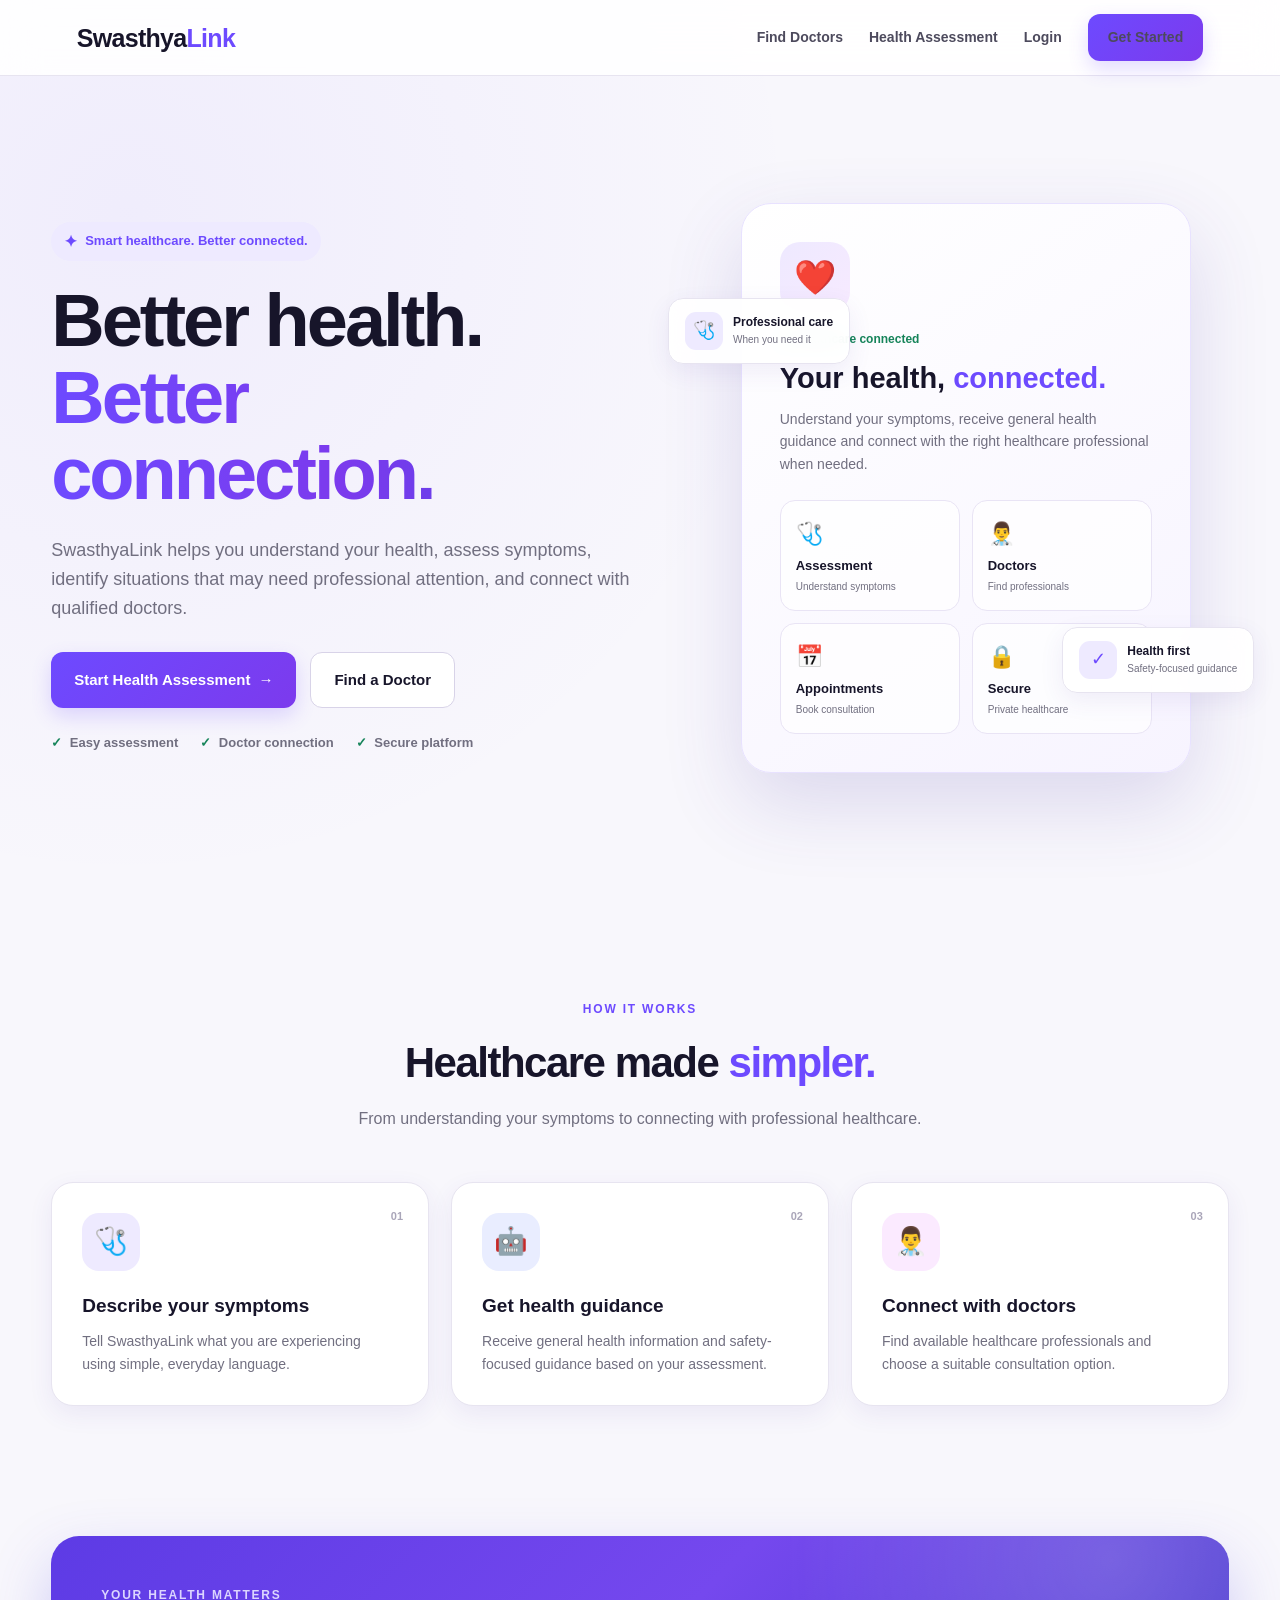
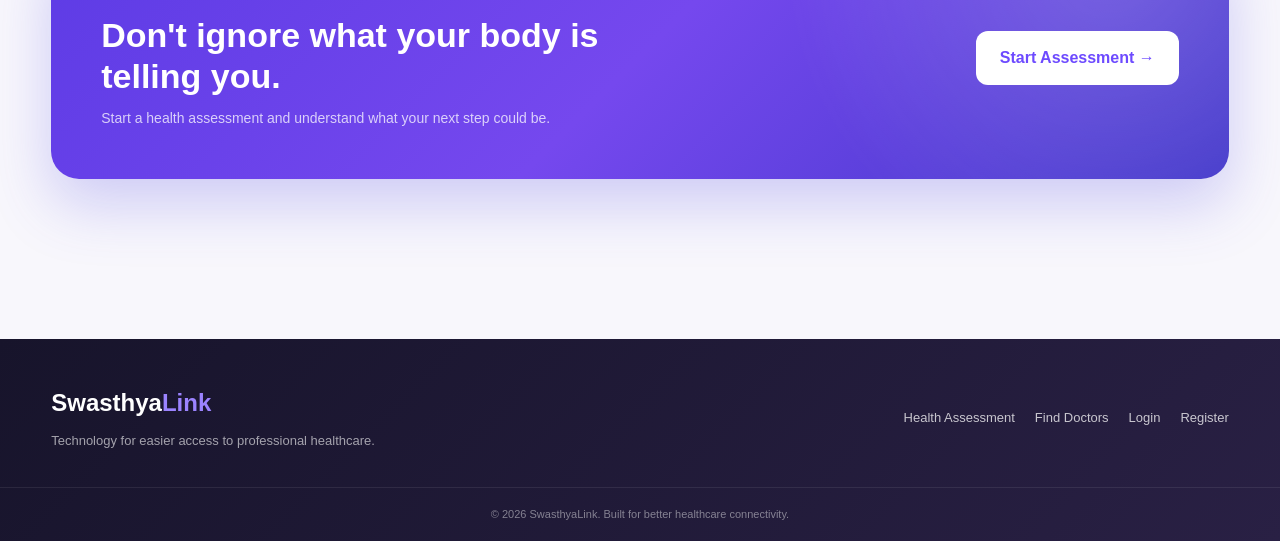
<file: frontend/index.html>
<!DOCTYPE html>
<html lang="en">

<head>
    <meta charset="UTF-8">
    <meta name="viewport" content="width=device-width, initial-scale=1.0">

    <title>SwasthyaLink | Connected Healthcare</title>

    <link rel="stylesheet" href="css/style.css">
</head>

<body>

<!-- ================= NAVBAR ================= -->

<nav class="navbar">

    <a href="index.html" class="logo">
        Swasthya<span>Link</span>
    </a>

    <div class="nav-links">

        <a href="doctors.html">
            Find Doctors
        </a>

        <a href="assessment.html">
            Health Assessment
        </a>

        <a href="login.html">
            Login
        </a>

        <a href="register.html" class="btn btn-primary">
            Get Started
        </a>

    </div>

</nav>


<!-- ================= MAIN ================= -->

<main>

    <!-- HERO -->

    <section class="hero">

        <div class="hero-content">

            <div class="hero-badge">
                <span>✦</span>
                Smart healthcare. Better connected.
            </div>

            <h1>
                Better health.
                <span>Better connection.</span>
            </h1>

            <p>
                SwasthyaLink helps you understand your health,
                assess symptoms, identify situations that may
                need professional attention, and connect with
                qualified doctors.
            </p>

            <div class="hero-actions">

                <a href="assessment.html"
                   class="btn btn-primary btn-large">
                    Start Health Assessment
                    <span>→</span>
                </a>

                <a href="doctors.html"
                   class="btn btn-outline btn-large">
                    Find a Doctor
                </a>

            </div>

            <div class="hero-trust">

                <div>
                    <strong>✓</strong>
                    Easy assessment
                </div>

                <div>
                    <strong>✓</strong>
                    Doctor connection
                </div>

                <div>
                    <strong>✓</strong>
                    Secure platform
                </div>

            </div>

        </div>


        <!-- HERO CARD -->

        <div class="hero-visual">

            <div class="hero-card">

                <div class="health-icon">
                    ❤️
                </div>

                <div class="live-status">
                    <span></span>
                    Healthcare connected
                </div>

                <h3>
                    Your health,
                    <span>connected.</span>
                </h3>

                <p>
                    Understand your symptoms, receive
                    general health guidance and connect
                    with the right healthcare professional
                    when needed.
                </p>

                <div class="hero-mini-grid">

                    <div>
                        <span>🩺</span>
                        <strong>Assessment</strong>
                        <small>Understand symptoms</small>
                    </div>

                    <div>
                        <span>👨‍⚕️</span>
                        <strong>Doctors</strong>
                        <small>Find professionals</small>
                    </div>

                    <div>
                        <span>📅</span>
                        <strong>Appointments</strong>
                        <small>Book consultation</small>
                    </div>

                    <div>
                        <span>🔒</span>
                        <strong>Secure</strong>
                        <small>Private healthcare</small>
                    </div>

                </div>

            </div>

            <div class="floating-card floating-card-one">
                <span>🩺</span>
                <div>
                    <strong>Professional care</strong>
                    <small>When you need it</small>
                </div>
            </div>

            <div class="floating-card floating-card-two">
                <span>✓</span>
                <div>
                    <strong>Health first</strong>
                    <small>Safety-focused guidance</small>
                </div>
            </div>

        </div>

    </section>


    <!-- ================= FEATURES ================= -->

    <section class="section">

        <div class="container">

            <div class="section-title">

                <div class="section-label">
                    HOW IT WORKS
                </div>

                <h2>
                    Healthcare made
                    <span>simpler.</span>
                </h2>

                <p>
                    From understanding your symptoms to
                    connecting with professional healthcare.
                </p>

            </div>


            <div class="cards">

                <div class="card">

                    <div class="icon-box purple">
                        🩺
                    </div>

                    <span class="step-number">
                        01
                    </span>

                    <h3>
                        Describe your symptoms
                    </h3>

                    <p>
                        Tell SwasthyaLink what you are
                        experiencing using simple,
                        everyday language.
                    </p>

                </div>


                <div class="card">

                    <div class="icon-box blue">
                        🤖
                    </div>

                    <span class="step-number">
                        02
                    </span>

                    <h3>
                        Get health guidance
                    </h3>

                    <p>
                        Receive general health information
                        and safety-focused guidance based
                        on your assessment.
                    </p>

                </div>


                <div class="card">

                    <div class="icon-box pink">
                        👨‍⚕️
                    </div>

                    <span class="step-number">
                        03
                    </span>

                    <h3>
                        Connect with doctors
                    </h3>

                    <p>
                        Find available healthcare
                        professionals and choose a suitable
                        consultation option.
                    </p>

                </div>

            </div>

        </div>

    </section>


    <!-- ================= CTA ================= -->

    <section class="cta-section">

        <div class="container">

            <div class="cta-card">

                <div>

                    <div class="section-label light">
                        YOUR HEALTH MATTERS
                    </div>

                    <h2>
                        Don't ignore what
                        your body is telling you.
                    </h2>

                    <p>
                        Start a health assessment and understand
                        what your next step could be.
                    </p>

                </div>

                <a href="assessment.html"
                   class="btn btn-white">
                    Start Assessment →
                </a>

            </div>

        </div>

    </section>

</main>


<!-- ================= FOOTER ================= -->

<footer class="footer">

    <div class="container footer-content">

        <div>

            <a href="index.html" class="footer-logo">
                Swasthya<span>Link</span>
            </a>

            <p>
                Technology for easier access to
                professional healthcare.
            </p>

        </div>

        <div class="footer-links">

            <a href="assessment.html">
                Health Assessment
            </a>

            <a href="doctors.html">
                Find Doctors
            </a>

            <a href="login.html">
                Login
            </a>

            <a href="register.html">
                Register
            </a>

        </div>

    </div>

    <div class="footer-bottom">

        © 2026 SwasthyaLink. Built for better
        healthcare connectivity.

    </div>

</footer>

</body>

</html>
</file>
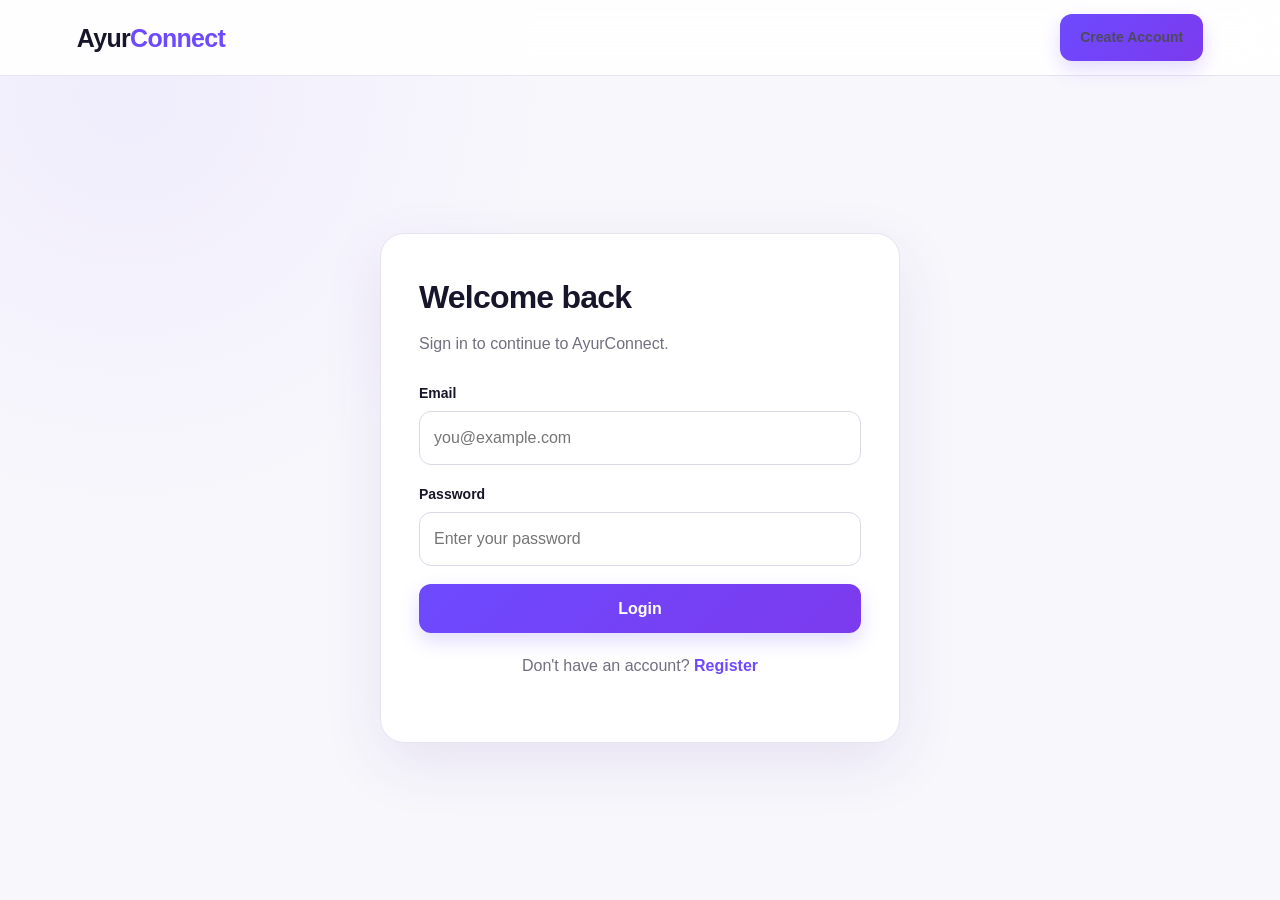
<file: frontend/appointment.html>
<!DOCTYPE html>
<html lang="en">

<head>

    <meta charset="UTF-8">

    <meta
        name="viewport"
        content="width=device-width, initial-scale=1.0">

    <title>Book Consultation - AyurConnect</title>

    <link rel="stylesheet" href="css/style.css">

</head>

<body>

<nav class="navbar">

    <a href="dashboard.html" class="logo">
        Ayur<span>Connect</span>
    </a>

    <div class="nav-links">

        <a href="doctors.html">
            Doctors
        </a>

        <button
            class="btn btn-outline"
            data-logout>

            Logout

        </button>

    </div>

</nav>

<main class="dashboard">

<div class="container">

    <div class="dashboard-header">

        <div>

            <h1>Book Consultation</h1>

            <p>
                Select a date and available consultation slot.
            </p>

        </div>

    </div>

    <div id="appointmentMessage"
         class="message">
    </div>

    <div class="dashboard-grid">

        <div class="action-card">

            <h2>Doctor</h2>

            <div id="doctorDetails"
                 style="margin-top:15px;">

                Loading doctor...

            </div>

            <br>

            <div class="form-group">

                <label>
                    Consultation Date
                </label>

                <input
                    id="appointmentDate"
                    type="date">

            </div>

            <h3>
                Available Time Slots
            </h3>

            <div
                id="slotGrid"
                class="slot-grid">

                Select a date.

            </div>

        </div>

        <div class="action-card">

            <h2>Consultation details</h2>

            <br>

            <div class="form-group">

                <label>
                    Consultation Type
                </label>

                <select id="consultationType">

                    <option value="chat">
                        Chat consultation
                    </option>

                    <option value="video">
                        Video consultation
                    </option>

                    <option value="in_person">
                        In-person consultation
                    </option>

                </select>

            </div>

            <div class="form-group">

                <label>
                    Reason
                </label>

                <textarea
                    id="reason"
                    rows="6"
                    placeholder="Briefly describe why you want to consult the doctor...">
                </textarea>

            </div>

            <button
                id="bookButton"
                class="btn btn-primary full-btn">

                Book Consultation

            </button>

        </div>

    </div>

</div>

</main>

<script src="js/api.js"></script>
<script src="js/auth.js"></script>
<script src="js/appointment.js"></script>

</body>
</html>
</file>
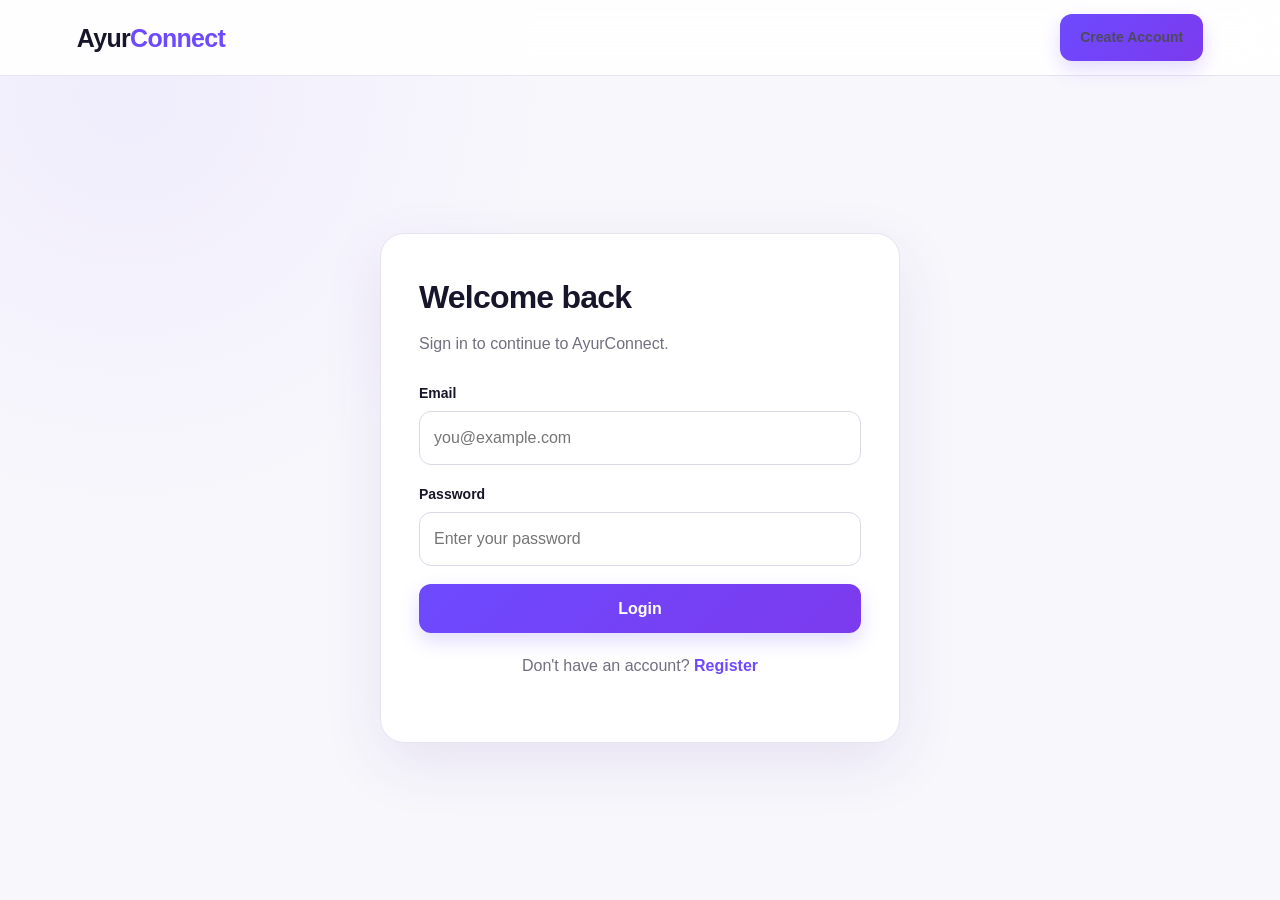
<file: frontend/assessment.html>
<!DOCTYPE html>
<html lang="en">

<head>

    <meta charset="UTF-8">

    <meta
        name="viewport"
        content="width=device-width, initial-scale=1.0">

    <title>Health Assessment - AyurConnect</title>

    <link rel="stylesheet" href="css/style.css">

</head>

<body>

<nav class="navbar">

    <a href="dashboard.html" class="logo">
        Ayur<span>Connect</span>
    </a>

    <div class="nav-links">

        <a href="doctors.html">
            Doctors
        </a>

        <button
            class="btn btn-outline"
            data-logout>

            Logout

        </button>

    </div>

</nav>

<main class="dashboard">

<div class="container">

    <div class="dashboard-header">

        <div>

            <h1>Health Assessment</h1>

            <p>
                Describe what you are experiencing.
            </p>

        </div>

    </div>

    <div class="action-card">

        <div class="form-group">

            <label>
                What symptoms are you experiencing?
            </label>

            <textarea
                id="symptoms"
                rows="7"
                placeholder="Example: I have had fever for 3 days and feel very weak...">
            </textarea>

        </div>

        <div class="form-row">

            <div class="form-group">

                <label>
                    How long have you had these symptoms?
                </label>

                <select id="duration">

                    <option value="less_than_day">
                        Less than 1 day
                    </option>

                    <option value="1_2_days">
                        1–2 days
                    </option>

                    <option value="3_6_days">
                        3–6 days
                    </option>

                    <option value="7_plus_days">
                        7+ days
                    </option>

                </select>

            </div>

            <div class="form-group">

                <label>
                    Age
                </label>

                <input
                    id="age"
                    type="number"
                    min="0"
                    max="120"
                    placeholder="Age">

            </div>

        </div>

        <button
            id="assessButton"
            class="btn btn-primary">

            Assess Symptoms

        </button>

    </div>

    <div
        id="assessmentResult"
        style="margin-top:25px;">
    </div>

</div>

</main>

<script src="js/api.js"></script>
<script src="js/auth.js"></script>
<script src="js/assessment.js"></script>

</body>
</html>
</file>
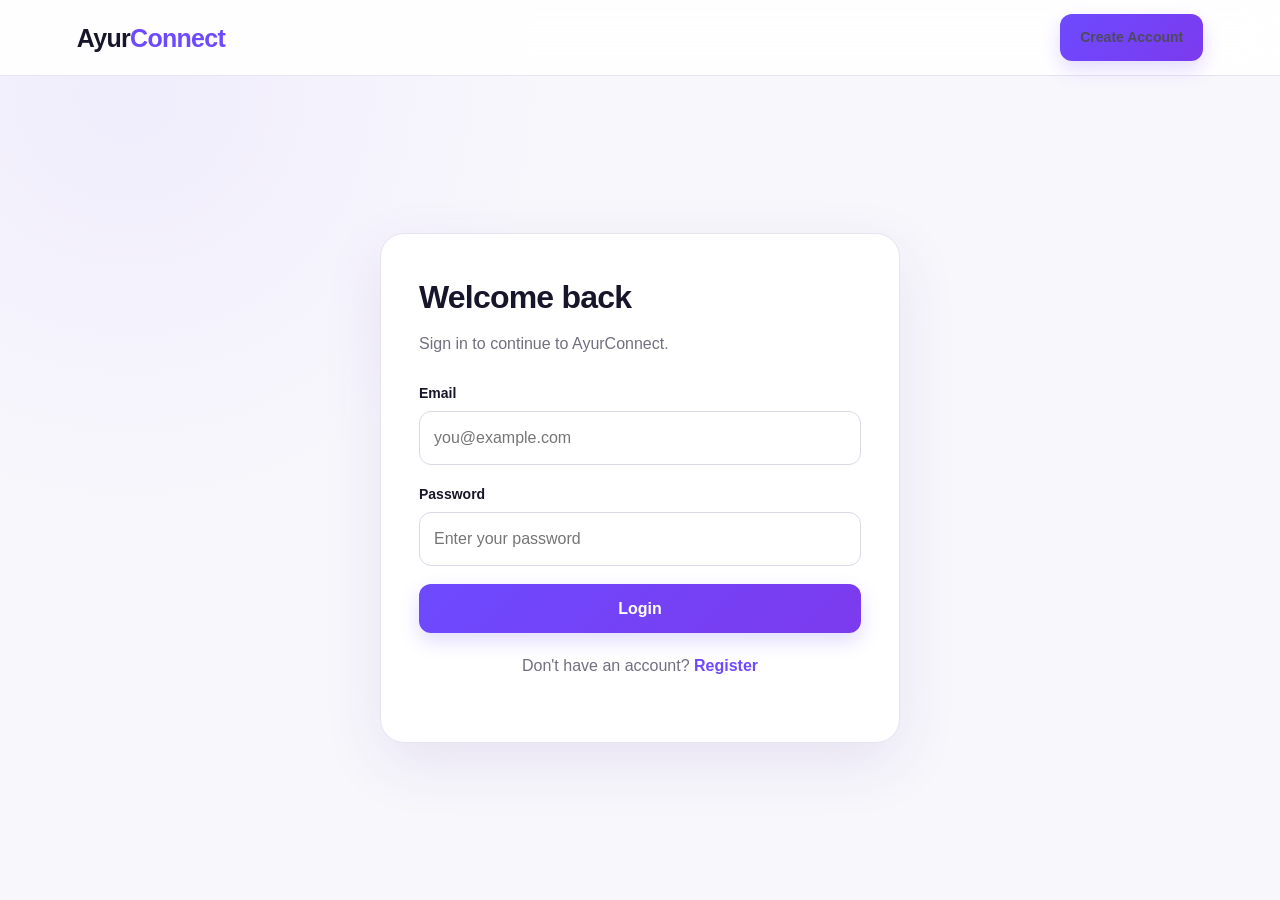
<file: frontend/dashboard.html>
<!DOCTYPE html>
<html lang="en">

<head>

    <meta charset="UTF-8">

    <meta
        name="viewport"
        content="width=device-width, initial-scale=1.0">

    <title>Patient Dashboard - AyurConnect</title>

    <link rel="stylesheet" href="css/style.css">

</head>

<body>

<nav class="navbar">

    <a href="dashboard.html" class="logo">
        Ayur<span>Connect</span>
    </a>

    <div class="nav-links">

        <a href="doctors.html">
            Doctors
        </a>

        <button
            class="btn btn-outline"
            data-logout>

            Logout

        </button>

    </div>

</nav>

<main class="dashboard">

<div class="container">

    <div class="dashboard-header">

        <div>

            <h1>
                Welcome, <span id="userName">Patient</span>
            </h1>

            <p>
                Your health connection dashboard.
            </p>

        </div>

        <a
            href="assessment.html"
            class="btn btn-primary">

            Start Assessment

        </a>

    </div>

    <div class="stat-grid">

        <div class="stat-card">

            <strong id="appointmentCount">
                0
            </strong>

            <span>
                Appointments
            </span>

        </div>

        <div class="stat-card">

            <strong>
                24/7
            </strong>

            <span>
                Health information
            </span>

        </div>

        <div class="stat-card">

            <strong>
                ✓
            </strong>

            <span>
                Doctor connection
            </span>

        </div>

    </div>

    <div class="dashboard-grid">

        <div class="action-card">

            <h2>What would you like to do?</h2>

            <div class="action-list">

                <a
                    href="assessment.html"
                    class="btn btn-secondary">

                    🩺 Check my symptoms

                </a>

                <a
                    href="doctors.html"
                    class="btn btn-secondary">

                    👨‍⚕️ Find a doctor

                </a>

                <a
                    href="appointment.html"
                    class="btn btn-secondary">

                    📅 Manage appointments

                </a>

            </div>

        </div>

        <div class="action-card">

            <h2>Your profile</h2>

            <div id="profileInfo"
                 style="margin-top:18px;color:var(--muted);">

                Loading profile...

            </div>

        </div>

    </div>

    <div class="action-card" style="margin-top:24px;">

        <h2>Your appointments</h2>

        <div
            id="appointments"
            class="loading">

            Loading appointments...

        </div>

    </div>

</div>

</main>

<script src="js/api.js"></script>
<script src="js/auth.js"></script>
<script src="js/dashboard.js"></script>

</body>
</html>
</file>
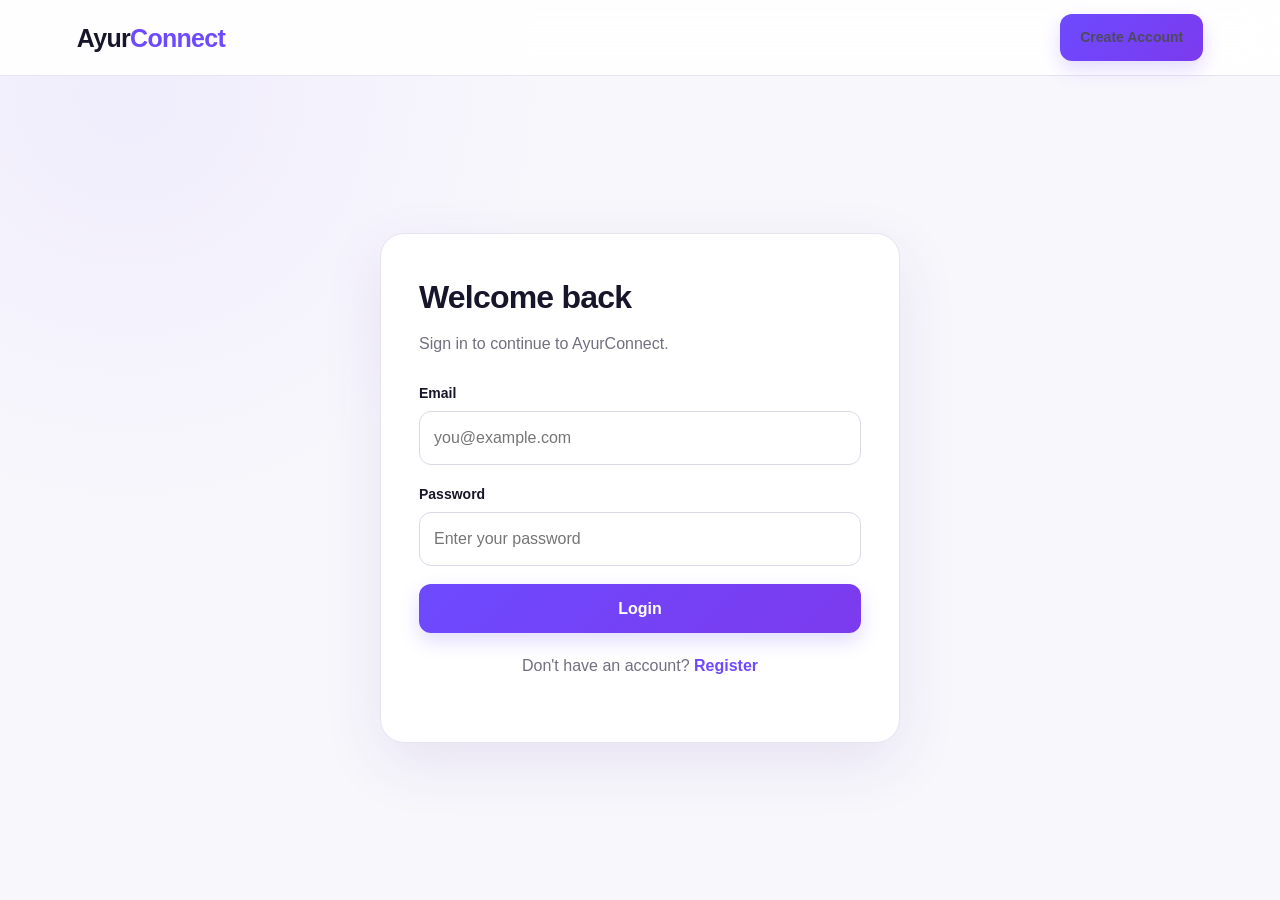
<file: frontend/doctor-dashboard.html>
<!DOCTYPE html>
<html lang="en">

<head>

    <meta charset="UTF-8">

    <meta
        name="viewport"
        content="width=device-width, initial-scale=1.0">

    <title>Doctor Dashboard - AyurConnect</title>

    <link rel="stylesheet" href="css/style.css">

</head>

<body>

<nav class="navbar">

    <a href="doctor-dashboard.html"
       class="logo">

        Ayur<span>Connect</span>

    </a>

    <div class="nav-links">

        <button
            class="btn btn-outline"
            data-logout>

            Logout

        </button>

    </div>

</nav>

<main class="dashboard">

<div class="container">

    <div class="dashboard-header">

        <div>

            <h1>
                Doctor Dashboard
            </h1>

            <p id="doctorWelcome">
                Welcome.
            </p>

        </div>

    </div>

    <div
        id="doctorMessage"
        class="message">
    </div>

    <div class="dashboard-grid">

        <div class="action-card">

            <h2>
                Your Availability
            </h2>

            <p style="margin:10px 0 20px;color:var(--muted);">

                Let patients know whether you are currently
                accepting consultations.

            </p>

            <button
                id="availabilityButton"
                class="btn btn-primary">

                Loading...

            </button>

        </div>

        <div class="action-card">

            <h2>
                Doctor Profile
            </h2>

            <div
                id="doctorProfile"
                style="margin-top:15px;">

                Loading...

            </div>

        </div>

    </div>

    <div
        class="action-card"
        style="margin-top:25px;">

        <h2>
            Patient Appointments
        </h2>

        <div
            id="doctorAppointments"
            class="loading">

            Loading appointments...

        </div>

    </div>

</div>

</main>

<script src="js/api.js"></script>
<script src="js/auth.js"></script>
<script src="js/doctor-dashboard.js"></script>

</body>
</html>
</file>
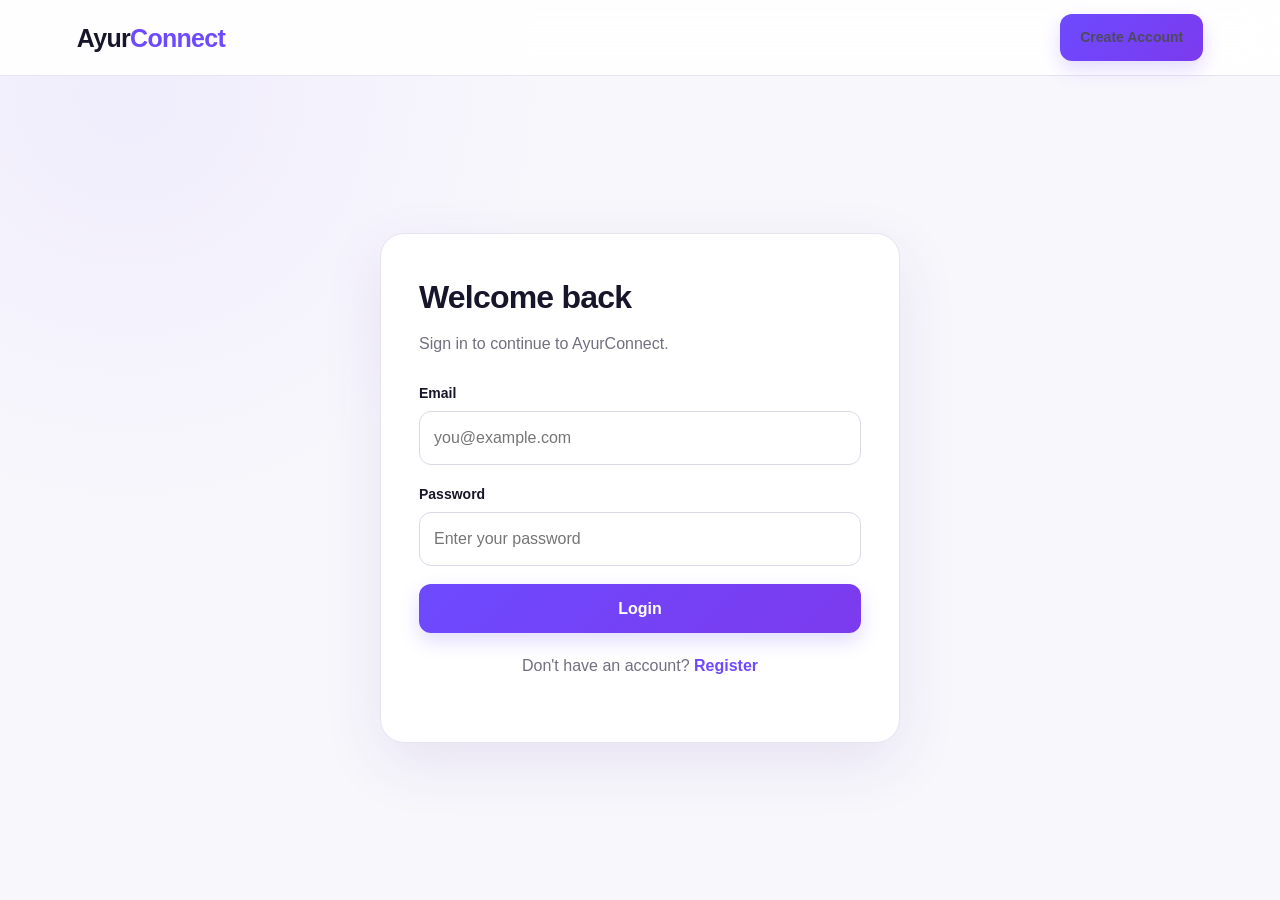
<file: frontend/doctors.html>
<!DOCTYPE html>
<html lang="en">

<head>

    <meta charset="UTF-8">

    <meta
        name="viewport"
        content="width=device-width, initial-scale=1.0">

    <title>Find Doctors - AyurConnect</title>

    <link rel="stylesheet" href="css/style.css">

</head>

<body>

<nav class="navbar">

    <a href="index.html" class="logo">
        Ayur<span>Connect</span>
    </a>

    <div class="nav-links">

        <a href="dashboard.html">
            Dashboard
        </a>

        <button
            class="btn btn-outline"
            data-logout>

            Logout

        </button>

    </div>

</nav>

<main class="dashboard">

<div class="container">

    <div class="dashboard-header">

        <div>

            <h1>Find a Doctor</h1>

            <p>
                Connect with available healthcare professionals.
            </p>

        </div>

    </div>

    <div class="action-card"
         style="margin-bottom:25px;">

        <div class="form-row">

            <div class="form-group">

                <label>
                    Specialization
                </label>

                <input
                    id="specialization"
                    placeholder="e.g. General Medicine">

            </div>

            <div class="form-group">

                <label>
                    City
                </label>

                <input
                    id="city"
                    placeholder="e.g. Bengaluru">

            </div>

        </div>

        <button
            id="searchDoctors"
            class="btn btn-primary">

            Search Doctors

        </button>

    </div>

    <div id="doctorMessage"
         class="message">
    </div>

    <div
        id="doctorGrid"
        class="doctor-grid">

        <div class="loading">
            Loading doctors...
        </div>

    </div>

</div>

</main>

<script src="js/api.js"></script>
<script src="js/auth.js"></script>
<script src="js/doctors.js"></script>

</body>
</html>
</file>
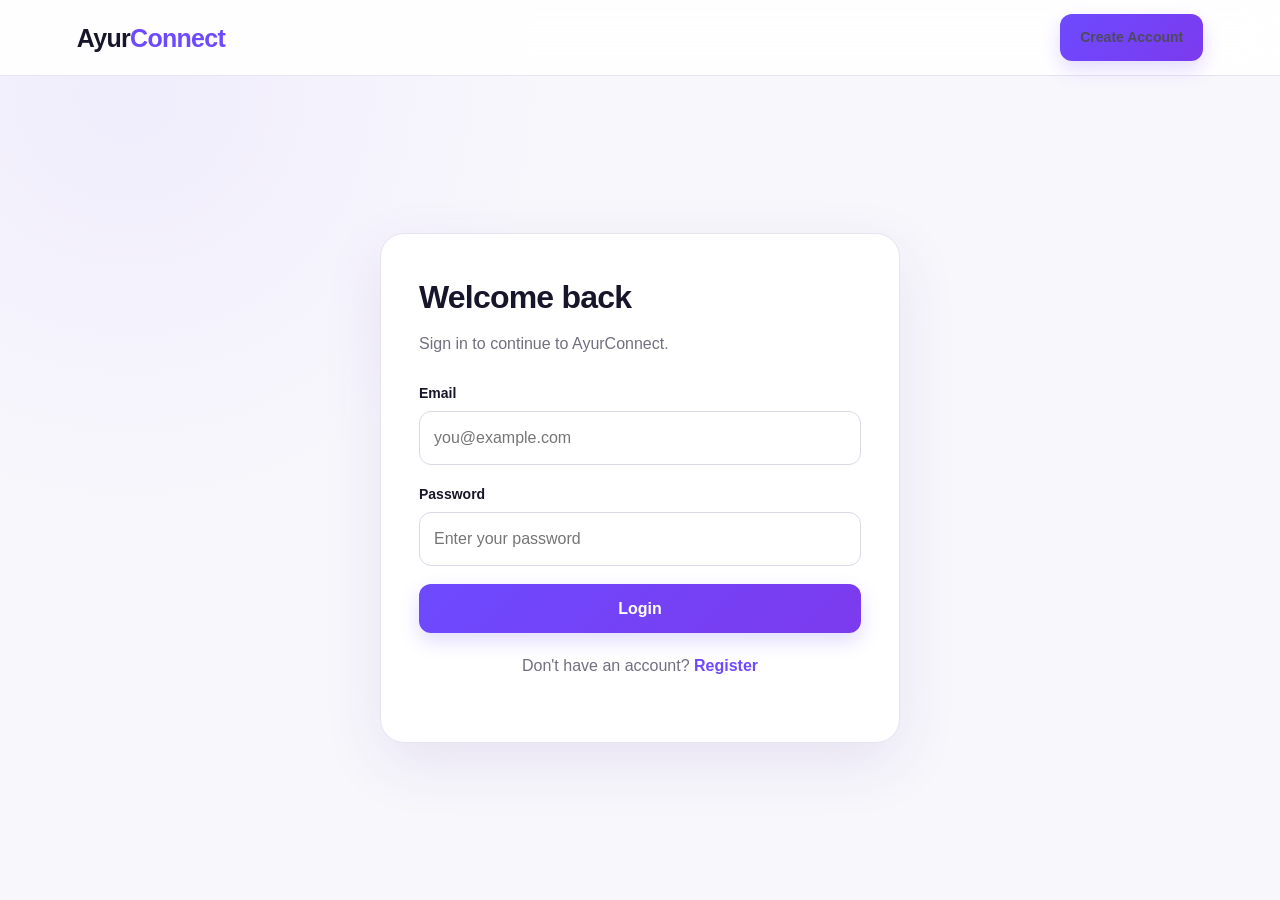
<file: frontend/login.html>
<!DOCTYPE html>
<html lang="en">

<head>

    <meta charset="UTF-8">

    <meta
        name="viewport"
        content="width=device-width, initial-scale=1.0">

    <title>Login - AyurConnect</title>

    <link rel="stylesheet" href="css/style.css">

</head>

<body>

<nav class="navbar">

    <a href="index.html" class="logo">
        Ayur<span>Connect</span>
    </a>

    <div class="nav-links">

        <a href="register.html"
           class="btn btn-primary">

            Create Account

        </a>

    </div>

</nav>

<main class="auth-page">

    <div class="auth-card">

        <h1>Welcome back</h1>

        <p>
            Sign in to continue to AyurConnect.
        </p>

        <div
            id="loginMessage"
            class="message">
        </div>

        <form id="loginForm">

            <div class="form-group">

                <label for="loginEmail">
                    Email
                </label>

                <input
                    id="loginEmail"
                    type="email"
                    placeholder="you@example.com"
                    required
                >

            </div>

            <div class="form-group">

                <label for="loginPassword">
                    Password
                </label>

                <input
                    id="loginPassword"
                    type="password"
                    placeholder="Enter your password"
                    required
                >

            </div>

            <button
                id="loginButton"
                type="submit"
                class="btn btn-primary full-btn">

                Login

            </button>

        </form>

        <p style="margin-top:20px;text-align:center;">

            Don't have an account?

            <a
                href="register.html"
                style="color:var(--primary);font-weight:700;">

                Register

            </a>

        </p>

    </div>

</main>

<script src="js/api.js"></script>
<script src="js/auth.js"></script>

</body>
</html>
</file>
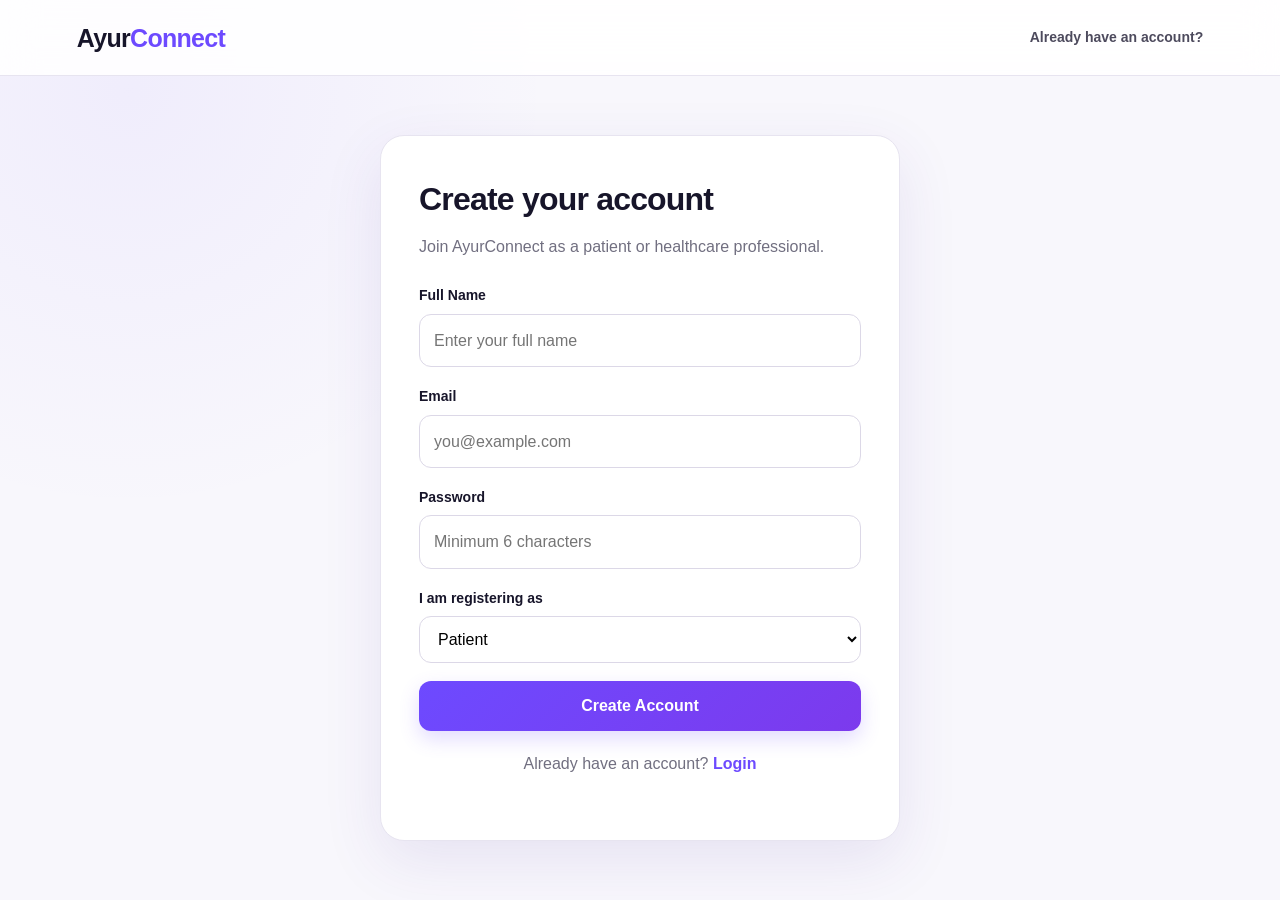
<file: frontend/register.html>
<!DOCTYPE html>
<html lang="en">
<head>

    <meta charset="UTF-8">
    <meta name="viewport" content="width=device-width, initial-scale=1.0">

    <title>Create Account - AyurConnect</title>

    <link rel="stylesheet" href="css/style.css">

</head>

<body>

<nav class="navbar">

    <a href="index.html" class="logo">
        Ayur<span>Connect</span>
    </a>

    <div class="nav-links">
        <a href="login.html">Already have an account?</a>
    </div>

</nav>

<main class="auth-page">

    <div class="auth-card">

        <h1>Create your account</h1>

        <p>
            Join AyurConnect as a patient or healthcare professional.
        </p>

        <div id="registerMessage" class="message"></div>

        <form id="registerForm">

            <div class="form-group">

                <label for="full_name">
                    Full Name
                </label>

                <input
                    id="full_name"
                    type="text"
                    placeholder="Enter your full name"
                    required
                >

            </div>

            <div class="form-group">

                <label for="email">
                    Email
                </label>

                <input
                    id="email"
                    type="email"
                    placeholder="you@example.com"
                    required
                >

            </div>

            <div class="form-group">

                <label for="password">
                    Password
                </label>

                <input
                    id="password"
                    type="password"
                    placeholder="Minimum 6 characters"
                    required
                >

            </div>

            <div class="form-group">

                <label for="role">
                    I am registering as
                </label>

                <select id="role">

                    <option value="patient">
                        Patient
                    </option>

                    <option value="doctor">
                        Doctor
                    </option>

                </select>

            </div>

            <button
                id="registerButton"
                type="submit"
                class="btn btn-primary full-btn">

                Create Account

            </button>

        </form>

        <p style="margin-top:20px;text-align:center;">

            Already have an account?

            <a
                href="login.html"
                style="color:var(--primary);font-weight:700;">

                Login

            </a>

        </p>

    </div>

</main>

<script src="js/api.js"></script>
<script src="js/auth.js"></script>

</body>
</html>
</file>
<file: frontend/css/style.css>
/* =========================================================
   SWASTHYALINK
   Modern Healthcare UI
   ========================================================= */

* {
    box-sizing: border-box;
    margin: 0;
    padding: 0;
}

:root {

    --primary: #6d4aff;
    --primary-dark: #5131d4;
    --primary-light: #eeeaff;

    --indigo: #4f46e5;
    --purple: #7c3aed;

    --secondary: #f1edff;

    --background: #f8f7fc;
    --white: #ffffff;

    --text: #17152a;
    --muted: #716f80;

    --border: #e7e4f0;

    --success: #16845a;
    --success-bg: #e9f8f1;

    --warning: #b7791f;
    --warning-bg: #fff7df;

    --danger: #c0392b;
    --danger-bg: #fdecea;

    --shadow:
        0 20px 60px rgba(75, 53, 160, 0.10);

    --shadow-small:
        0 8px 25px rgba(75, 53, 160, 0.08);

    --radius: 20px;
}


/* =========================================================
   BASE
   ========================================================= */

html {
    scroll-behavior: smooth;
}

body {

    font-family:
        Inter,
        -apple-system,
        BlinkMacSystemFont,
        "Segoe UI",
        Arial,
        sans-serif;

    background:
        radial-gradient(
            circle at 10% 10%,
            rgba(109, 74, 255, 0.06),
            transparent 30%
        ),
        var(--background);

    color: var(--text);

    line-height: 1.6;

    min-height: 100vh;
}

a {
    color: inherit;
    text-decoration: none;
}

button,
input,
select,
textarea {
    font: inherit;
}

button {
    cursor: pointer;
}


/* =========================================================
   NAVBAR
   ========================================================= */

.navbar {

    height: 76px;

    background: rgba(255,255,255,0.88);

    backdrop-filter: blur(18px);
    -webkit-backdrop-filter: blur(18px);

    border-bottom: 1px solid var(--border);

    display: flex;

    align-items: center;
    justify-content: space-between;

    padding: 0 6%;

    position: sticky;

    top: 0;

    z-index: 1000;
}

.logo {

    font-size: 25px;

    font-weight: 900;

    letter-spacing: -0.7px;

    color: var(--text);
}

.logo span {
    color: var(--primary);
}

.nav-links {

    display: flex;

    align-items: center;

    gap: 26px;
}

.nav-links a {

    color: #4d4a5d;

    font-size: 14px;

    font-weight: 650;

    transition: 0.2s;
}

.nav-links a:hover {
    color: var(--primary);
}


/* =========================================================
   BUTTONS
   ========================================================= */

.btn {

    border: none;

    border-radius: 12px;

    padding: 12px 20px;

    font-weight: 750;

    transition:
        transform 0.2s ease,
        box-shadow 0.2s ease,
        background 0.2s ease;

    display: inline-flex;

    justify-content: center;

    align-items: center;

    gap: 8px;
}

.btn:hover {

    transform: translateY(-2px);

    box-shadow:
        0 10px 25px rgba(109, 74, 255, 0.18);
}

.btn-primary {

    background:
        linear-gradient(
            135deg,
            var(--primary),
            var(--purple)
        );

    color: white;

    box-shadow:
        0 8px 20px rgba(109, 74, 255, 0.20);
}

.btn-primary:hover {
    background: var(--primary-dark);
}

.btn-secondary {

    background: var(--primary-light);

    color: var(--primary-dark);
}

.btn-danger {

    background: var(--danger);

    color: white;
}

.btn-outline {

    background: white;

    border: 1px solid #d8d3e8;

    color: var(--text);
}

.btn-outline:hover {

    border-color: var(--primary);

    color: var(--primary);
}

.btn-white {

    background: white;

    color: var(--primary);

    padding: 14px 24px;
}

.btn-large {

    padding: 15px 23px;

    font-size: 15px;
}


/* =========================================================
   CONTAINER
   ========================================================= */

.container {

    width: min(1180px, 92%);

    margin: auto;
}


/* =========================================================
   HERO
   ========================================================= */

.hero {

    min-height:
        calc(100vh - 76px);

    width: min(1180px, 92%);

    margin: auto;

    display: grid;

    grid-template-columns:
        1.05fr
        0.95fr;

    align-items: center;

    gap: 70px;

    padding: 70px 0;
}


/* HERO CONTENT */

.hero-content {
    animation: fadeUp 0.7s ease;
}

.hero-badge {

    display: inline-flex;

    align-items: center;

    gap: 8px;

    padding: 7px 13px;

    border-radius: 30px;

    background: var(--primary-light);

    color: var(--primary);

    font-size: 13px;

    font-weight: 750;

    margin-bottom: 22px;
}

.hero-badge span {
    font-size: 16px;
}

.hero h1 {

    font-size:
        clamp(45px, 6vw, 74px);

    line-height: 1.03;

    letter-spacing: -3px;

    margin-bottom: 24px;

    max-width: 720px;
}

.hero h1 span {

    display: block;

    background:
        linear-gradient(
            90deg,
            var(--primary),
            var(--purple),
            var(--indigo)
        );

    -webkit-background-clip: text;

    background-clip: text;

    color: transparent;
}

.hero p {

    font-size: 18px;

    color: var(--muted);

    max-width: 650px;

    margin-bottom: 30px;
}

.hero-actions {

    display: flex;

    gap: 14px;

    flex-wrap: wrap;
}

.hero-trust {

    display: flex;

    gap: 22px;

    flex-wrap: wrap;

    margin-top: 25px;

    color: var(--muted);

    font-size: 13px;

    font-weight: 600;
}

.hero-trust strong {

    color: var(--success);

    margin-right: 4px;
}


/* =========================================================
   HERO VISUAL
   ========================================================= */

.hero-visual {

    position: relative;

    min-height: 520px;

    display: flex;

    align-items: center;

    justify-content: center;
}

.hero-card {

    position: relative;

    width: min(450px, 100%);

    background:
        linear-gradient(
            145deg,
            #ffffff,
            #f7f4ff
        );

    border-radius: 30px;

    padding: 38px;

    border: 1px solid #e8e2ff;

    box-shadow:
        0 30px 80px rgba(75, 53, 160, 0.16);

    z-index: 2;
}

.health-icon {

    width: 70px;

    height: 70px;

    border-radius: 20px;

    display: flex;

    align-items: center;

    justify-content: center;

    font-size: 34px;

    background:
        linear-gradient(
            135deg,
            #eee9ff,
            #f7eaff
        );

    margin-bottom: 18px;
}

.live-status {

    display: flex;

    align-items: center;

    gap: 7px;

    color: var(--success);

    font-size: 12px;

    font-weight: 750;

    margin-bottom: 12px;
}

.live-status span {

    width: 8px;

    height: 8px;

    border-radius: 50%;

    background: #22c55e;

    box-shadow:
        0 0 0 5px rgba(34,197,94,0.10);
}

.hero-card h3 {

    font-size: 29px;

    line-height: 1.2;

    margin-bottom: 12px;
}

.hero-card h3 span {
    color: var(--primary);
}

.hero-card p {

    color: var(--muted);

    font-size: 14px;

    margin-bottom: 25px;
}

.hero-mini-grid {

    display: grid;

    grid-template-columns: 1fr 1fr;

    gap: 12px;
}

.hero-mini-grid > div {

    padding: 15px;

    background: rgba(255,255,255,0.75);

    border: 1px solid #e9e4f5;

    border-radius: 15px;
}

.hero-mini-grid span {

    display: block;

    font-size: 22px;

    margin-bottom: 5px;
}

.hero-mini-grid strong {

    display: block;

    font-size: 13px;
}

.hero-mini-grid small {

    display: block;

    color: var(--muted);

    font-size: 10px;

    margin-top: 2px;
}


/* FLOATING CARDS */

.floating-card {

    position: absolute;

    z-index: 5;

    display: flex;

    align-items: center;

    gap: 10px;

    padding: 13px 16px;

    background: rgba(255,255,255,0.92);

    backdrop-filter: blur(12px);

    border: 1px solid var(--border);

    border-radius: 15px;

    box-shadow: var(--shadow-small);

    animation: floating 4s ease-in-out infinite;
}

.floating-card > span {

    width: 38px;

    height: 38px;

    display: flex;

    align-items: center;

    justify-content: center;

    border-radius: 11px;

    background: var(--primary-light);

    color: var(--primary);

    font-size: 18px;
}

.floating-card strong {

    display: block;

    font-size: 12px;
}

.floating-card small {

    display: block;

    color: var(--muted);

    font-size: 10px;
}

.floating-card-one {

    left: -35px;

    top: 95px;
}

.floating-card-two {

    right: -25px;

    bottom: 80px;

    animation-delay: 1s;
}


/* =========================================================
   SECTIONS
   ========================================================= */

.section {
    padding: 100px 0;
}

.section-title {

    text-align: center;

    margin-bottom: 50px;
}

.section-label {

    color: var(--primary);

    font-size: 12px;

    font-weight: 850;

    letter-spacing: 1.8px;

    margin-bottom: 10px;
}

.section-label.light {
    color: #dcd5ff;
}

.section-title h2 {

    font-size: 42px;

    letter-spacing: -1.5px;

    margin-bottom: 10px;
}

.section-title h2 span {
    color: var(--primary);
}

.section-title p {

    color: var(--muted);

    max-width: 620px;

    margin: auto;
}


/* =========================================================
   CARDS
   ========================================================= */

.cards {

    display: grid;

    grid-template-columns:
        repeat(3, 1fr);

    gap: 22px;
}

.card {

    position: relative;

    background: white;

    border: 1px solid var(--border);

    border-radius: 22px;

    padding: 30px;

    box-shadow: var(--shadow-small);

    transition:
        transform 0.25s ease,
        box-shadow 0.25s ease;
}

.card:hover {

    transform: translateY(-6px);

    box-shadow:
        0 20px 45px rgba(75, 53, 160, 0.12);
}

.icon-box {

    width: 58px;

    height: 58px;

    display: flex;

    align-items: center;

    justify-content: center;

    border-radius: 17px;

    font-size: 27px;

    margin-bottom: 20px;
}

.icon-box.purple {
    background: #eeeaff;
}

.icon-box.blue {
    background: #e9edff;
}

.icon-box.pink {
    background: #fbeaff;
}

.step-number {

    position: absolute;

    top: 25px;

    right: 25px;

    font-size: 11px;

    font-weight: 850;

    color: #aaa6b9;
}

.card h3 {

    font-size: 19px;

    margin-bottom: 9px;
}

.card p {

    color: var(--muted);

    font-size: 14px;
}


/* =========================================================
   CTA
   ========================================================= */

.cta-section {
    padding: 30px 0 100px;
}

.cta-card {

    position: relative;

    overflow: hidden;

    display: flex;

    align-items: center;

    justify-content: space-between;

    gap: 30px;

    padding: 50px;

    border-radius: 28px;

    color: white;

    background:
        radial-gradient(
            circle at 90% 10%,
            rgba(255,255,255,0.18),
            transparent 30%
        ),
        linear-gradient(
            135deg,
            #5d3be5,
            #7548ee,
            #4338ca
        );

    box-shadow:
        0 25px 60px rgba(79, 70, 229, 0.25);
}

.cta-card h2 {

    font-size: 34px;

    line-height: 1.2;

    max-width: 600px;

    margin: 5px 0 10px;
}

.cta-card p {

    color: rgba(255,255,255,0.75);

    font-size: 14px;
}


/* =========================================================
   AUTH PAGES
   ========================================================= */

.auth-page {

    min-height:
        calc(100vh - 76px);

    display: flex;

    align-items: center;

    justify-content: center;

    padding: 50px 20px;
}

.auth-card {

    width: min(520px, 100%);

    background: white;

    padding: 38px;

    border-radius: 24px;

    border: 1px solid var(--border);

    box-shadow: var(--shadow);
}

.auth-card h1 {

    margin-bottom: 8px;

    letter-spacing: -0.8px;
}

.auth-card > p {

    color: var(--muted);

    margin-bottom: 25px;
}


/* =========================================================
   FORMS
   ========================================================= */

.form-group {
    margin-bottom: 18px;
}

.form-group label {

    display: block;

    margin-bottom: 7px;

    font-weight: 700;

    font-size: 14px;
}

.form-group input,
.form-group select,
.form-group textarea {

    width: 100%;

    border: 1px solid #dcd8e7;

    border-radius: 12px;

    padding: 13px 14px;

    background: white;

    outline: none;

    transition: 0.2s;
}

.form-group input:focus,
.form-group select:focus,
.form-group textarea:focus {

    border-color: var(--primary);

    box-shadow:
        0 0 0 4px rgba(109,74,255,0.08);
}

.form-row {

    display: grid;

    grid-template-columns:
        1fr 1fr;

    gap: 16px;
}

.full-btn {
    width: 100%;
}


/* =========================================================
   MESSAGES
   ========================================================= */

.message {

    padding: 12px 14px;

    border-radius: 11px;

    margin-bottom: 18px;

    display: none;

    font-size: 14px;
}

.message.error {

    display: block;

    background: var(--danger-bg);

    color: var(--danger);
}

.message.success {

    display: block;

    background: var(--success-bg);

    color: var(--success);
}


/* =========================================================
   DASHBOARD
   ========================================================= */

.dashboard {
    padding: 45px 0;
}

.dashboard-header {

    display: flex;

    justify-content: space-between;

    align-items: center;

    gap: 20px;

    margin-bottom: 30px;
}

.dashboard-header h1 {
    font-size: 35px;
}

.dashboard-header p {
    color: var(--muted);
}

.dashboard-grid {

    display: grid;

    grid-template-columns:
        2fr 1fr;

    gap: 24px;
}

.stat-grid {

    display: grid;

    grid-template-columns:
        repeat(3, 1fr);

    gap: 18px;

    margin-bottom: 24px;
}

.stat-card {

    background: white;

    padding: 22px;

    border-radius: 18px;

    border: 1px solid var(--border);

    box-shadow: var(--shadow-small);
}

.stat-card strong {

    display: block;

    font-size: 30px;

    color: var(--primary);
}

.stat-card span {
    color: var(--muted);
}

.action-card {

    background: white;

    border-radius: 20px;

    padding: 26px;

    border: 1px solid var(--border);

    box-shadow: var(--shadow-small);
}

.action-list {

    display: grid;

    gap: 13px;

    margin-top: 18px;
}

.action-list .btn {
    justify-content: flex-start;
}


/* =========================================================
   TABLE
   ========================================================= */

.table-wrapper {
    overflow-x: auto;
}

table {

    width: 100%;

    border-collapse: collapse;
}

th,
td {

    text-align: left;

    padding: 14px;

    border-bottom:
        1px solid var(--border);
}

th {
    color: var(--primary);
}


/* =========================================================
   DOCTORS
   ========================================================= */

.doctor-grid {

    display: grid;

    grid-template-columns:
        repeat(3, 1fr);

    gap: 22px;
}

.doctor-card {

    background: white;

    border: 1px solid var(--border);

    border-radius: 20px;

    padding: 25px;

    box-shadow: var(--shadow-small);

    transition: 0.2s;
}

.doctor-card:hover {

    transform: translateY(-4px);

    box-shadow:
        0 18px 40px rgba(75,53,160,0.12);
}

.doctor-avatar {

    width: 58px;

    height: 58px;

    border-radius: 50%;

    background: var(--primary-light);

    color: var(--primary);

    display: flex;

    align-items: center;

    justify-content: center;

    font-size: 25px;

    font-weight: bold;

    margin-bottom: 15px;
}

.doctor-card h3 {
    margin-bottom: 4px;
}

.doctor-card .specialization {

    color: var(--primary);

    font-weight: 700;
}

.doctor-info {

    margin: 15px 0;

    color: var(--muted);
}

.status {

    display: inline-block;

    padding: 5px 10px;

    border-radius: 20px;

    font-size: 12px;

    font-weight: 700;
}

.status.available {

    background: var(--success-bg);

    color: var(--success);
}

.status.unavailable {

    background: #eee;

    color: #666;
}


/* =========================================================
   RISK
   ========================================================= */

.risk-box {

    border-radius: 20px;

    padding: 30px;

    margin: 25px 0;

    border: 1px solid var(--border);
}

.risk-high {

    background: var(--danger-bg);

    border-color: #f0b5af;
}

.risk-medium {

    background: var(--warning-bg);

    border-color: #eed69b;
}

.risk-low {

    background: var(--success-bg);

    border-color: #b9e2c7;
}

.risk-label {

    font-size: 14px;

    font-weight: 800;

    text-transform: uppercase;

    letter-spacing: 1px;
}

.risk-box h2 {
    margin: 8px 0;
}


/* =========================================================
   APPOINTMENT SLOTS
   ========================================================= */

.slot-grid {

    display: grid;

    grid-template-columns:
        repeat(4, 1fr);

    gap: 12px;

    margin-top: 20px;
}

.slot {

    padding: 12px;

    border:
        1px solid var(--primary);

    background: white;

    color: var(--primary);

    border-radius: 10px;

    font-weight: 700;

    transition: 0.2s;
}

.slot:hover,
.slot.selected {

    background: var(--primary);

    color: white;

    box-shadow:
        0 8px 20px rgba(109,74,255,0.18);
}


/* =========================================================
   LOADING / EMPTY
   ========================================================= */

.loading {

    text-align: center;

    padding: 40px;

    color: var(--muted);
}

.empty {

    text-align: center;

    padding: 40px;

    background: white;

    border-radius: 15px;

    border:
        1px dashed var(--border);

    color: var(--muted);
}


/* =========================================================
   FOOTER
   ========================================================= */

.footer {

    background:
        linear-gradient(
            135deg,
            #17142b,
            #292044
        );

    color: white;

    padding: 45px 0 0;

    margin-top: 60px;
}

.footer-content {

    display: flex;

    justify-content: space-between;

    gap: 40px;

    padding-bottom: 35px;
}

.footer-logo {

    font-size: 24px;

    font-weight: 900;
}

.footer-logo span {
    color: #9b83ff;
}

.footer p {

    margin-top: 8px;

    color: rgba(255,255,255,0.60);

    font-size: 13px;
}

.footer-links {

    display: flex;

    flex-wrap: wrap;

    gap: 20px;

    align-items: center;
}

.footer-links a {

    color: rgba(255,255,255,0.75);

    font-size: 13px;

    transition: 0.2s;
}

.footer-links a:hover {
    color: white;
}

.footer-bottom {

    border-top:
        1px solid rgba(255,255,255,0.08);

    padding: 18px 4%;

    text-align: center;

    color: rgba(255,255,255,0.45);

    font-size: 11px;
}


/* =========================================================
   ANIMATIONS
   ========================================================= */

@keyframes fadeUp {

    from {

        opacity: 0;

        transform:
            translateY(20px);
    }

    to {

        opacity: 1;

        transform:
            translateY(0);
    }
}

@keyframes floating {

    0%,
    100% {
        transform: translateY(0);
    }

    50% {
        transform: translateY(-8px);
    }
}


/* =========================================================
   RESPONSIVE
   ========================================================= */

@media (max-width: 1000px) {

    .hero {

        grid-template-columns: 1fr;

        padding: 60px 0;
    }

    .hero-content {
        text-align: center;
    }

    .hero p {
        margin-left: auto;
        margin-right: auto;
    }

    .hero-actions,
    .hero-trust {
        justify-content: center;
    }

    .hero-visual {
        min-height: 500px;
    }

    .cards,
    .doctor-grid {

        grid-template-columns:
            1fr 1fr;
    }

    .dashboard-grid {
        grid-template-columns: 1fr;
    }
}


@media (max-width: 700px) {

    .navbar {

        height: 68px;

        padding: 0 4%;
    }

    .nav-links {
        gap: 8px;
    }

    .nav-links a:not(.btn) {
        display: none;
    }

    .logo {
        font-size: 22px;
    }

    .hero {

        min-height: auto;

        padding: 45px 0;
    }

    .hero h1 {

        font-size: 43px;

        letter-spacing: -2px;
    }

    .hero-card {
        padding: 27px;
    }

    .floating-card-one {
        left: -5px;
    }

    .floating-card-two {
        right: -5px;
    }

    .cards,
    .doctor-grid,
    .stat-grid,
    .form-row {

        grid-template-columns: 1fr;
    }

    .section {
        padding: 70px 0;
    }

    .section-title h2 {
        font-size: 34px;
    }

    .cta-card {

        flex-direction: column;

        align-items: flex-start;

        padding: 35px;
    }

    .cta-card h2 {
        font-size: 28px;
    }

    .footer-content {
        flex-direction: column;
    }

    .hero-mini-grid {
        grid-template-columns: 1fr;
    }

    .slot-grid {
        grid-template-columns:
            repeat(2, 1fr);
    }

    .dashboard-header {

        align-items: flex-start;

        flex-direction: column;
    }
}
</file>
